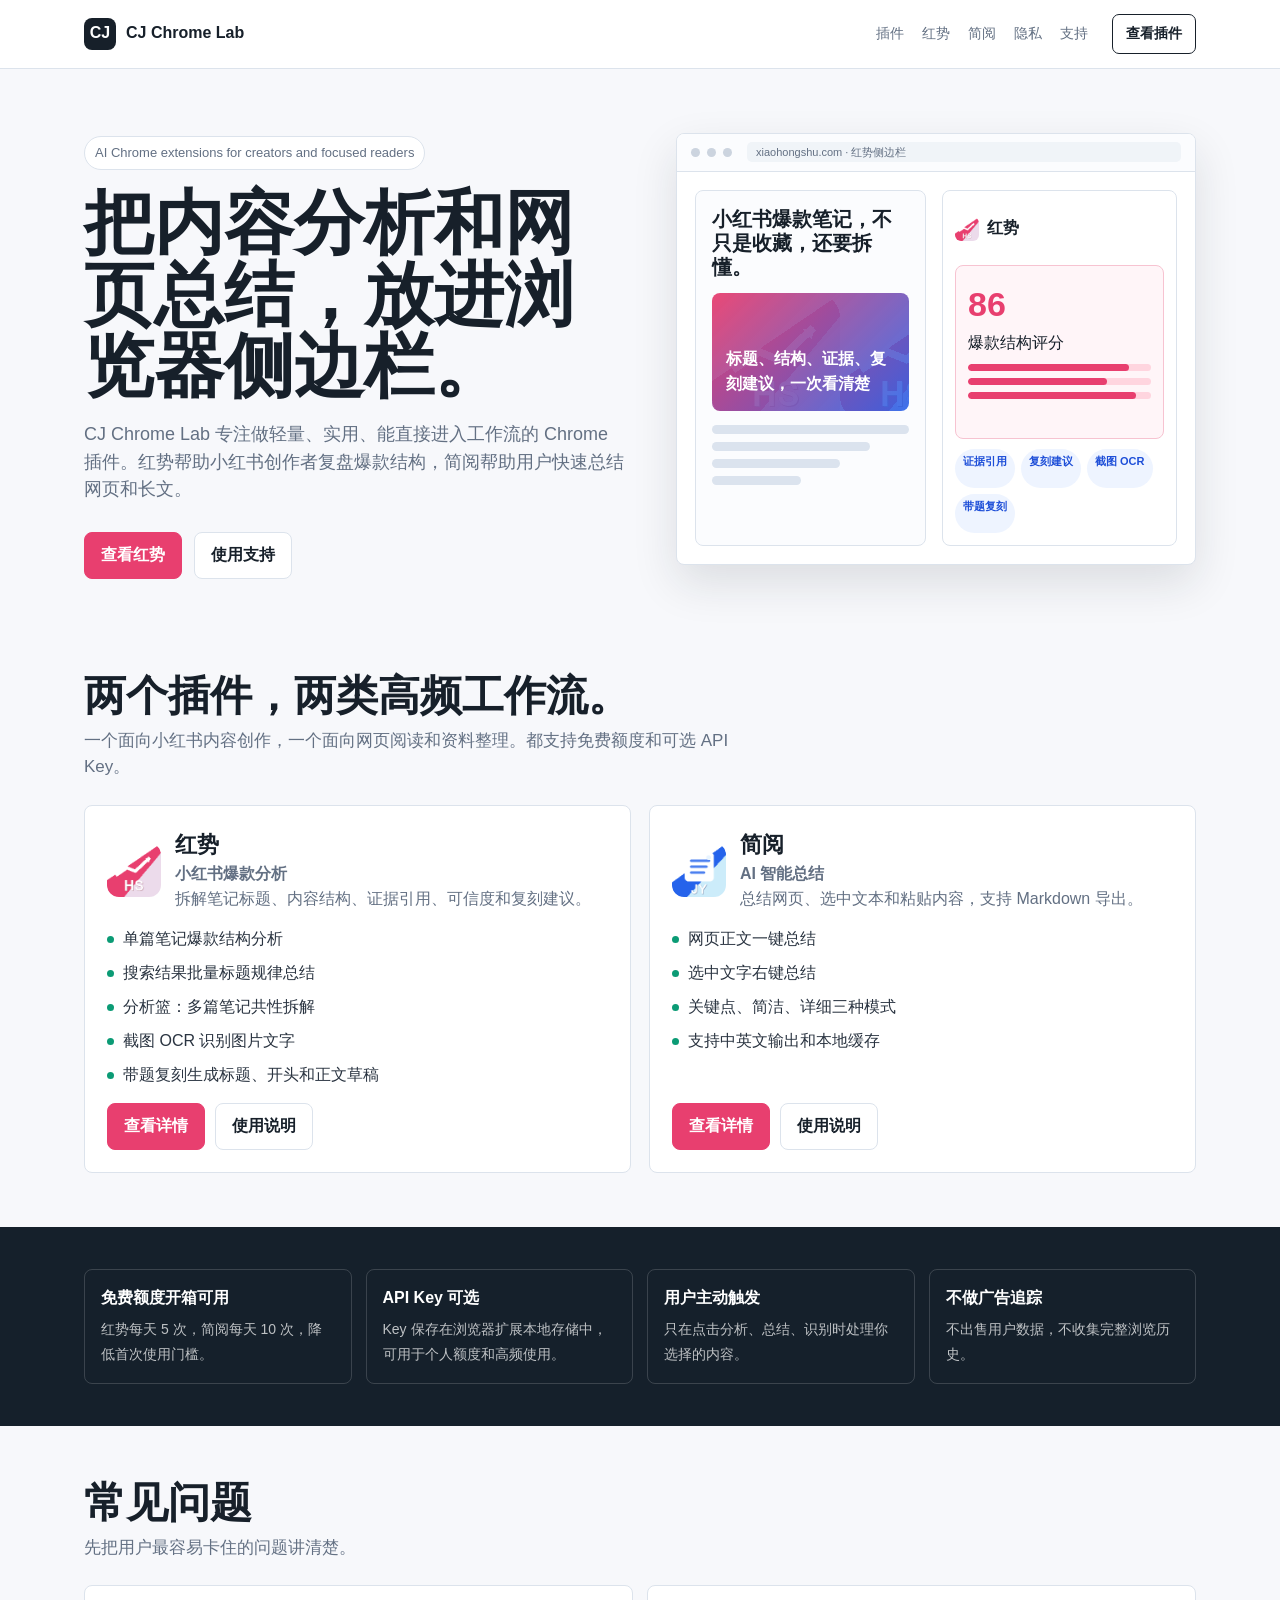
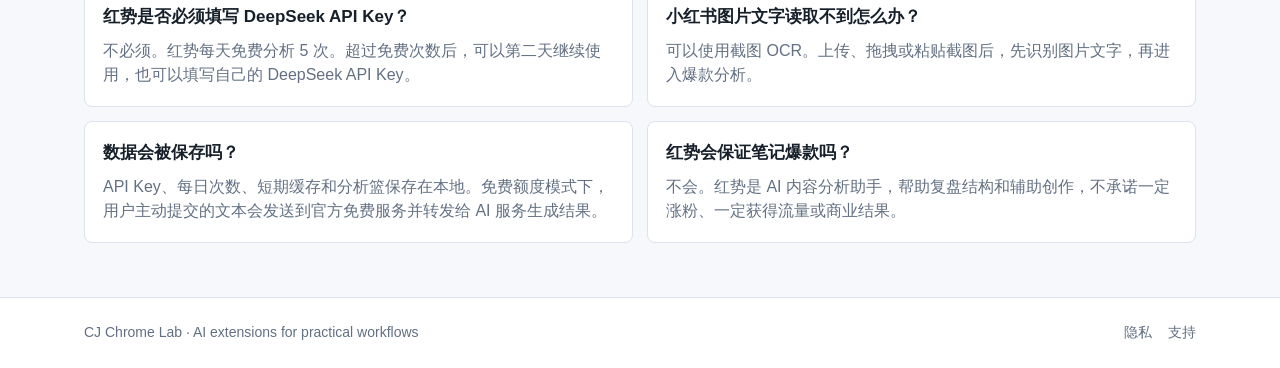
<file: index.html>
<!doctype html>
<html lang="zh-CN">
<head>
  <meta charset="utf-8">
  <meta name="viewport" content="width=device-width, initial-scale=1">
  <title>CJ Chrome Lab - AI Chrome 插件工具箱</title>
  <meta name="description" content="CJ Chrome Lab 提供实用 AI Chrome 插件：红势小红书爆款分析、简阅 AI 智能总结。">
  <link rel="stylesheet" href="styles.css">
</head>
<body>
  <header class="site-header">
    <nav class="nav">
      <a class="brand" href="index.html"><span class="brand-mark">CJ</span><span>CJ Chrome Lab</span></a>
      <div class="nav-links">
        <a href="#plugins">插件</a>
        <a href="xhs-viral.html">红势</a>
        <a href="ai-summarizer.html">简阅</a>
        <a href="privacy.html">隐私</a>
        <a href="support.html">支持</a>
      </div>
      <a class="nav-cta" href="#plugins">查看插件</a>
    </nav>
  </header>

  <main>
    <section class="hero">
      <div>
        <span class="eyebrow">AI Chrome extensions for creators and focused readers</span>
        <h1>把内容分析和网页总结，放进浏览器侧边栏。</h1>
        <p class="hero-copy">CJ Chrome Lab 专注做轻量、实用、能直接进入工作流的 Chrome 插件。红势帮助小红书创作者复盘爆款结构，简阅帮助用户快速总结网页和长文。</p>
        <div class="actions">
          <a class="button primary" href="xhs-viral.html">查看红势</a>
          <a class="button" href="support.html">使用支持</a>
        </div>
      </div>

      <div class="hero-visual" aria-label="红势插件界面示意">
        <div class="browser-frame">
          <div class="browser-top">
            <span class="dot"></span><span class="dot"></span><span class="dot"></span>
            <span class="address">xiaohongshu.com · 红势侧边栏</span>
          </div>
          <div class="mock-grid">
            <div class="mock-page">
              <div class="mock-title">小红书爆款笔记，不只是收藏，还要拆懂。</div>
              <div class="mock-image">标题、结构、证据、复刻建议，一次看清楚</div>
              <div class="mock-lines">
                <span class="line"></span>
                <span class="line w80"></span>
                <span class="line w65"></span>
                <span class="line w45"></span>
              </div>
            </div>
            <div class="side-panel">
              <div class="panel-head"><img src="assets/icons/xhs-viral.png" alt="红势图标">红势</div>
              <div class="score-box">
                <div class="score-num">86</div>
                <div>爆款结构评分</div>
                <div class="mini-bars">
                  <div class="mini-bar"><span style="width:88%"></span></div>
                  <div class="mini-bar"><span style="width:76%"></span></div>
                  <div class="mini-bar"><span style="width:92%"></span></div>
                </div>
              </div>
              <div class="tag-list">
                <span class="tag">证据引用</span>
                <span class="tag">复刻建议</span>
                <span class="tag">截图 OCR</span>
                <span class="tag">带题复刻</span>
              </div>
            </div>
          </div>
        </div>
      </div>
    </section>

    <section class="section" id="plugins">
      <div class="section-header">
        <h2>两个插件，两类高频工作流。</h2>
        <p class="section-lead">一个面向小红书内容创作，一个面向网页阅读和资料整理。都支持免费额度和可选 API Key。</p>
      </div>
      <div class="plugin-grid">
        <article class="plugin-card">
          <div class="plugin-card-top">
            <img src="assets/icons/xhs-viral.png" alt="红势图标">
            <div>
              <h3>红势</h3>
              <p class="plugin-subtitle">小红书爆款分析</p>
              <p>拆解笔记标题、内容结构、证据引用、可信度和复刻建议。</p>
            </div>
          </div>
          <ul class="feature-list">
            <li>单篇笔记爆款结构分析</li>
            <li>搜索结果批量标题规律总结</li>
            <li>分析篮：多篇笔记共性拆解</li>
            <li>截图 OCR 识别图片文字</li>
            <li>带题复刻生成标题、开头和正文草稿</li>
          </ul>
          <div class="card-actions">
            <a class="button primary" href="xhs-viral.html">查看详情</a>
            <a class="button" href="support.html">使用说明</a>
          </div>
        </article>

        <article class="plugin-card">
          <div class="plugin-card-top">
            <img src="assets/icons/ai-summarizer.png" alt="简阅图标">
            <div>
              <h3>简阅</h3>
              <p class="plugin-subtitle">AI 智能总结</p>
              <p>总结网页、选中文本和粘贴内容，支持 Markdown 导出。</p>
            </div>
          </div>
          <ul class="feature-list">
            <li>网页正文一键总结</li>
            <li>选中文字右键总结</li>
            <li>关键点、简洁、详细三种模式</li>
            <li>支持中英文输出和本地缓存</li>
          </ul>
          <div class="card-actions">
            <a class="button primary" href="ai-summarizer.html">查看详情</a>
            <a class="button" href="support.html">使用说明</a>
          </div>
        </article>
      </div>
    </section>

    <section class="trust-band">
      <div class="section">
        <div class="trust-grid">
          <div class="trust-item"><strong>免费额度开箱可用</strong><span>红势每天 5 次，简阅每天 10 次，降低首次使用门槛。</span></div>
          <div class="trust-item"><strong>API Key 可选</strong><span>Key 保存在浏览器扩展本地存储中，可用于个人额度和高频使用。</span></div>
          <div class="trust-item"><strong>用户主动触发</strong><span>只在点击分析、总结、识别时处理你选择的内容。</span></div>
          <div class="trust-item"><strong>不做广告追踪</strong><span>不出售用户数据，不收集完整浏览历史。</span></div>
        </div>
      </div>
    </section>

    <section class="section" id="faq">
      <div class="section-header">
        <h2>常见问题</h2>
        <p class="section-lead">先把用户最容易卡住的问题讲清楚。</p>
      </div>
      <div class="faq">
        <div class="faq-item"><h3>红势是否必须填写 DeepSeek API Key？</h3><p>不必须。红势每天免费分析 5 次。超过免费次数后，可以第二天继续使用，也可以填写自己的 DeepSeek API Key。</p></div>
        <div class="faq-item"><h3>小红书图片文字读取不到怎么办？</h3><p>可以使用截图 OCR。上传、拖拽或粘贴截图后，先识别图片文字，再进入爆款分析。</p></div>
        <div class="faq-item"><h3>数据会被保存吗？</h3><p>API Key、每日次数、短期缓存和分析篮保存在本地。免费额度模式下，用户主动提交的文本会发送到官方免费服务并转发给 AI 服务生成结果。</p></div>
        <div class="faq-item"><h3>红势会保证笔记爆款吗？</h3><p>不会。红势是 AI 内容分析助手，帮助复盘结构和辅助创作，不承诺一定涨粉、一定获得流量或商业结果。</p></div>
      </div>
    </section>
  </main>

  <footer class="site-footer">
    <div class="footer-inner">
      <span>CJ Chrome Lab · AI extensions for practical workflows</span>
      <div class="footer-links">
        <a href="privacy.html">隐私</a>
        <a href="support.html">支持</a>
      </div>
    </div>
  </footer>
</body>
</html>
</file>
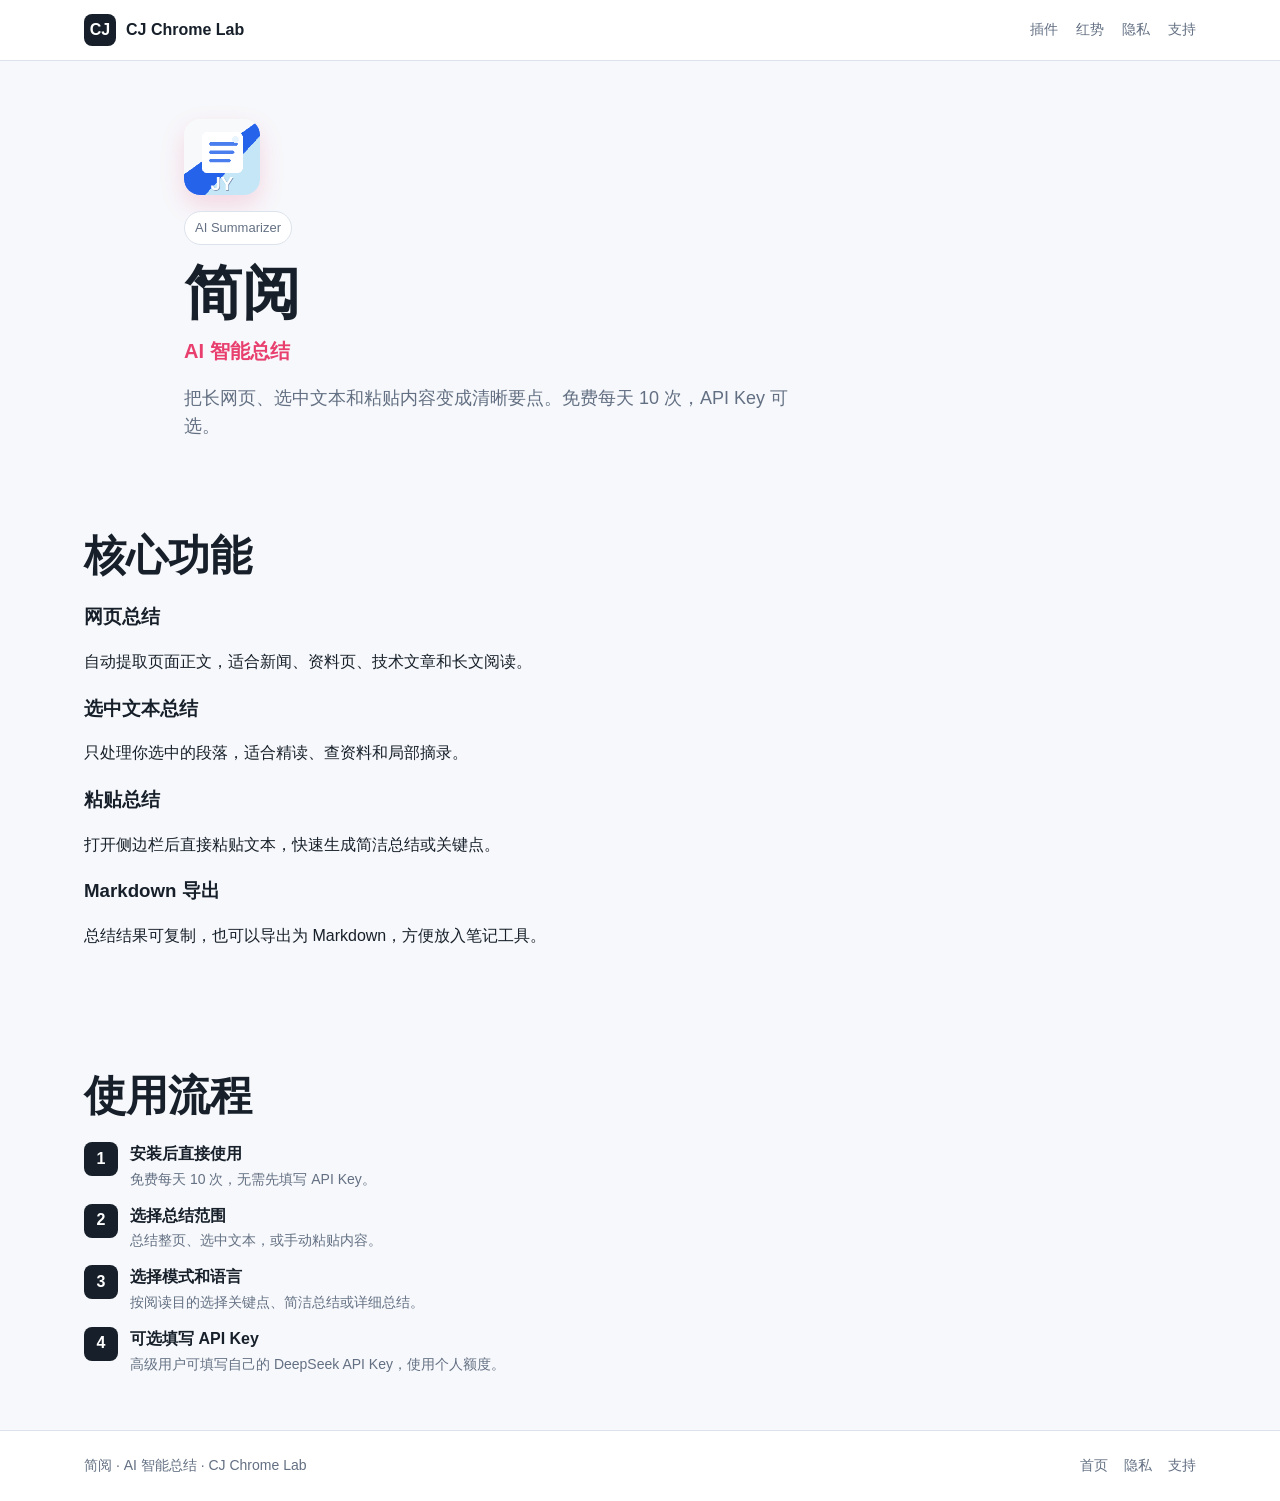
<file: ai-summarizer.html>
<!doctype html>
<html lang="zh-CN">
<head>
  <meta charset="utf-8">
  <meta name="viewport" content="width=device-width, initial-scale=1">
  <title>简阅 - AI 智能总结 - CJ Chrome Lab</title>
  <meta name="description" content="简阅 Chrome 插件：总结网页、选中文本和粘贴内容，免费每天 10 次，支持中英文输出和 Markdown 导出。">
  <link rel="stylesheet" href="styles.css">
</head>
<body>
  <header class="site-header">
    <nav class="nav">
      <a class="brand" href="index.html"><span class="brand-mark">CJ</span><span>CJ Chrome Lab</span></a>
      <div class="nav-links">
        <a href="index.html#plugins">插件</a>
        <a href="xhs-viral.html">红势</a>
        <a href="privacy.html">隐私</a>
        <a href="support.html">支持</a>
      </div>
    </nav>
  </header>

  <main>
    <section class="page-hero product-hero">
      <img class="product-icon-large" src="assets/icons/ai-summarizer.png" alt="简阅图标">
      <span class="eyebrow">AI Summarizer</span>
      <h1>简阅</h1>
      <p class="page-subtitle">AI 智能总结</p>
      <p class="hero-copy">把长网页、选中文本和粘贴内容变成清晰要点。免费每天 10 次，API Key 可选。</p>
    </section>

    <section class="section">
      <div class="section-header">
        <h2>核心功能</h2>
      </div>
      <div class="feature-grid">
        <div class="feature-card"><h3>网页总结</h3><p>自动提取页面正文，适合新闻、资料页、技术文章和长文阅读。</p></div>
        <div class="feature-card"><h3>选中文本总结</h3><p>只处理你选中的段落，适合精读、查资料和局部摘录。</p></div>
        <div class="feature-card"><h3>粘贴总结</h3><p>打开侧边栏后直接粘贴文本，快速生成简洁总结或关键点。</p></div>
        <div class="feature-card"><h3>Markdown 导出</h3><p>总结结果可复制，也可以导出为 Markdown，方便放入笔记工具。</p></div>
      </div>
    </section>

    <section class="section">
      <div class="section-header">
        <h2>使用流程</h2>
      </div>
      <div class="steps">
        <div class="step"><div><strong>安装后直接使用</strong><span>免费每天 10 次，无需先填写 API Key。</span></div></div>
        <div class="step"><div><strong>选择总结范围</strong><span>总结整页、选中文本，或手动粘贴内容。</span></div></div>
        <div class="step"><div><strong>选择模式和语言</strong><span>按阅读目的选择关键点、简洁总结或详细总结。</span></div></div>
        <div class="step"><div><strong>可选填写 API Key</strong><span>高级用户可填写自己的 DeepSeek API Key，使用个人额度。</span></div></div>
      </div>
    </section>
  </main>

  <footer class="site-footer">
    <div class="footer-inner">
      <span>简阅 · AI 智能总结 · CJ Chrome Lab</span>
      <div class="footer-links"><a href="index.html">首页</a><a href="privacy.html">隐私</a><a href="support.html">支持</a></div>
    </div>
  </footer>
</body>
</html>
</file>
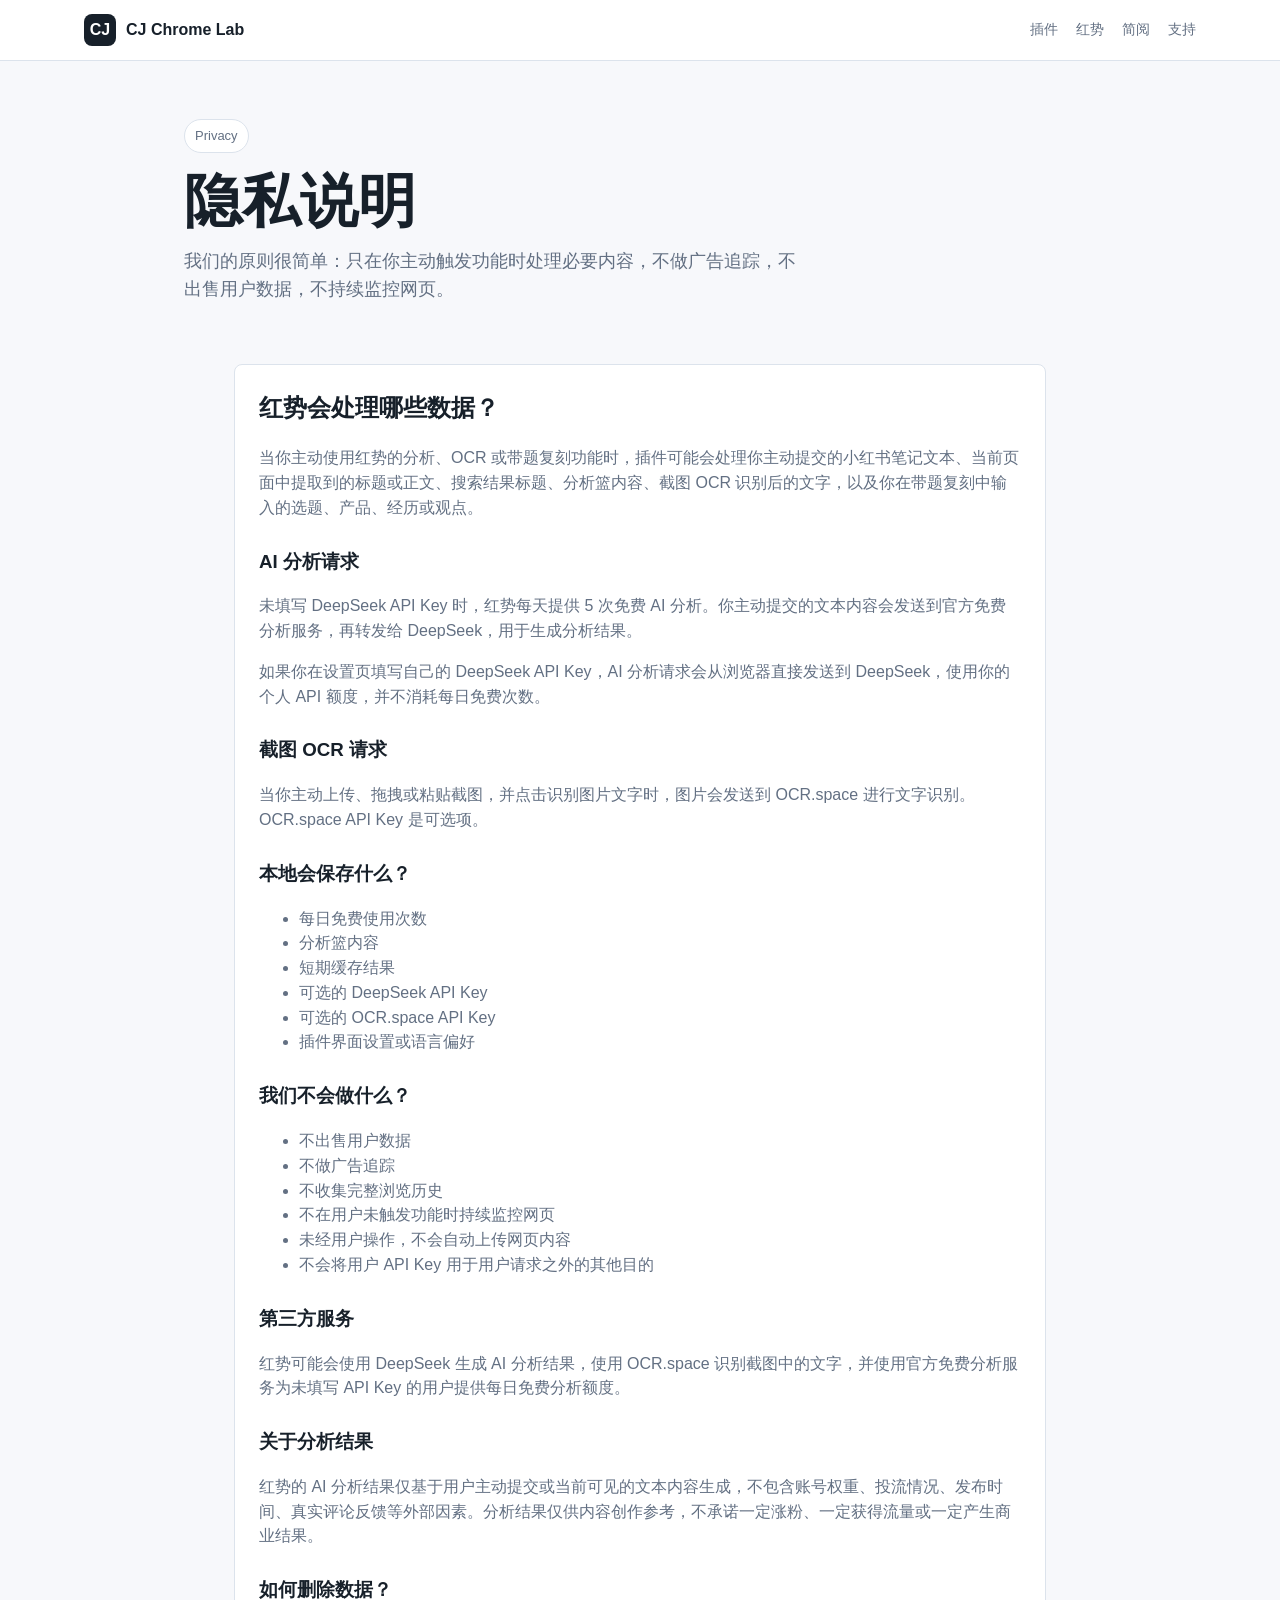
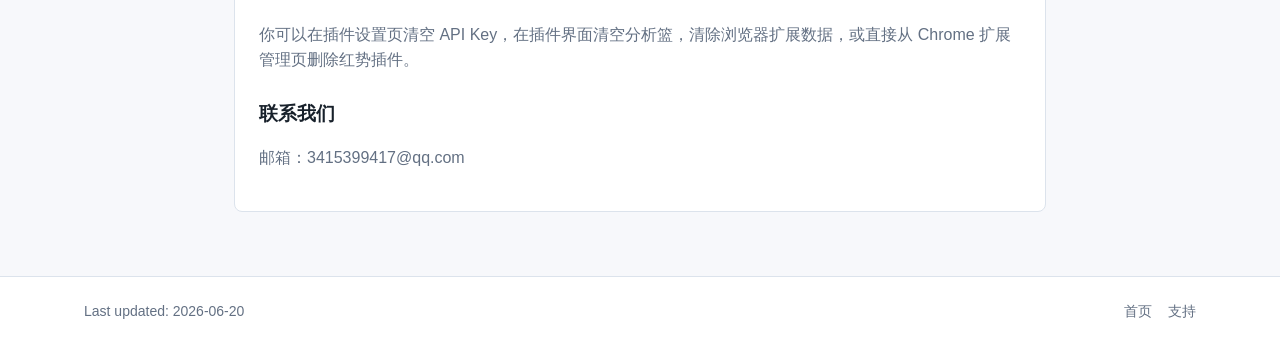
<file: privacy.html>
<!doctype html>
<html lang="zh-CN">
<head>
  <meta charset="utf-8">
  <meta name="viewport" content="width=device-width, initial-scale=1">
  <title>隐私说明 - CJ Chrome Lab</title>
  <meta name="description" content="CJ Chrome Lab Chrome 插件隐私说明。">
  <link rel="stylesheet" href="styles.css">
</head>
<body>
  <header class="site-header">
    <nav class="nav">
      <a class="brand" href="index.html"><span class="brand-mark">CJ</span><span>CJ Chrome Lab</span></a>
      <div class="nav-links">
        <a href="index.html#plugins">插件</a>
        <a href="xhs-viral.html">红势</a>
        <a href="ai-summarizer.html">简阅</a>
        <a href="support.html">支持</a>
      </div>
    </nav>
  </header>

  <main>
    <section class="page-hero">
      <span class="eyebrow">Privacy</span>
      <h1>隐私说明</h1>
      <p class="hero-copy">我们的原则很简单：只在你主动触发功能时处理必要内容，不做广告追踪，不出售用户数据，不持续监控网页。</p>
    </section>

    <section class="article">
      <div class="article-card">
        <h2>红势会处理哪些数据？</h2>
        <p>当你主动使用红势的分析、OCR 或带题复刻功能时，插件可能会处理你主动提交的小红书笔记文本、当前页面中提取到的标题或正文、搜索结果标题、分析篮内容、截图 OCR 识别后的文字，以及你在带题复刻中输入的选题、产品、经历或观点。</p>

        <h3>AI 分析请求</h3>
        <p>未填写 DeepSeek API Key 时，红势每天提供 5 次免费 AI 分析。你主动提交的文本内容会发送到官方免费分析服务，再转发给 DeepSeek，用于生成分析结果。</p>
        <p>如果你在设置页填写自己的 DeepSeek API Key，AI 分析请求会从浏览器直接发送到 DeepSeek，使用你的个人 API 额度，并不消耗每日免费次数。</p>

        <h3>截图 OCR 请求</h3>
        <p>当你主动上传、拖拽或粘贴截图，并点击识别图片文字时，图片会发送到 OCR.space 进行文字识别。OCR.space API Key 是可选项。</p>

        <h3>本地会保存什么？</h3>
        <ul>
          <li>每日免费使用次数</li>
          <li>分析篮内容</li>
          <li>短期缓存结果</li>
          <li>可选的 DeepSeek API Key</li>
          <li>可选的 OCR.space API Key</li>
          <li>插件界面设置或语言偏好</li>
        </ul>

        <h3>我们不会做什么？</h3>
        <ul>
          <li>不出售用户数据</li>
          <li>不做广告追踪</li>
          <li>不收集完整浏览历史</li>
          <li>不在用户未触发功能时持续监控网页</li>
          <li>未经用户操作，不会自动上传网页内容</li>
          <li>不会将用户 API Key 用于用户请求之外的其他目的</li>
        </ul>

        <h3>第三方服务</h3>
        <p>红势可能会使用 DeepSeek 生成 AI 分析结果，使用 OCR.space 识别截图中的文字，并使用官方免费分析服务为未填写 API Key 的用户提供每日免费分析额度。</p>

        <h3>关于分析结果</h3>
        <p>红势的 AI 分析结果仅基于用户主动提交或当前可见的文本内容生成，不包含账号权重、投流情况、发布时间、真实评论反馈等外部因素。分析结果仅供内容创作参考，不承诺一定涨粉、一定获得流量或一定产生商业结果。</p>

        <h3>如何删除数据？</h3>
        <p>你可以在插件设置页清空 API Key，在插件界面清空分析篮，清除浏览器扩展数据，或直接从 Chrome 扩展管理页删除红势插件。</p>

        <h3>联系我们</h3>
        <p>邮箱：3415399417@qq.com</p>
      </div>
    </section>
  </main>

  <footer class="site-footer">
    <div class="footer-inner">
      <span>Last updated: 2026-06-20</span>
      <div class="footer-links"><a href="index.html">首页</a><a href="support.html">支持</a></div>
    </div>
  </footer>
</body>
</html>
</file>
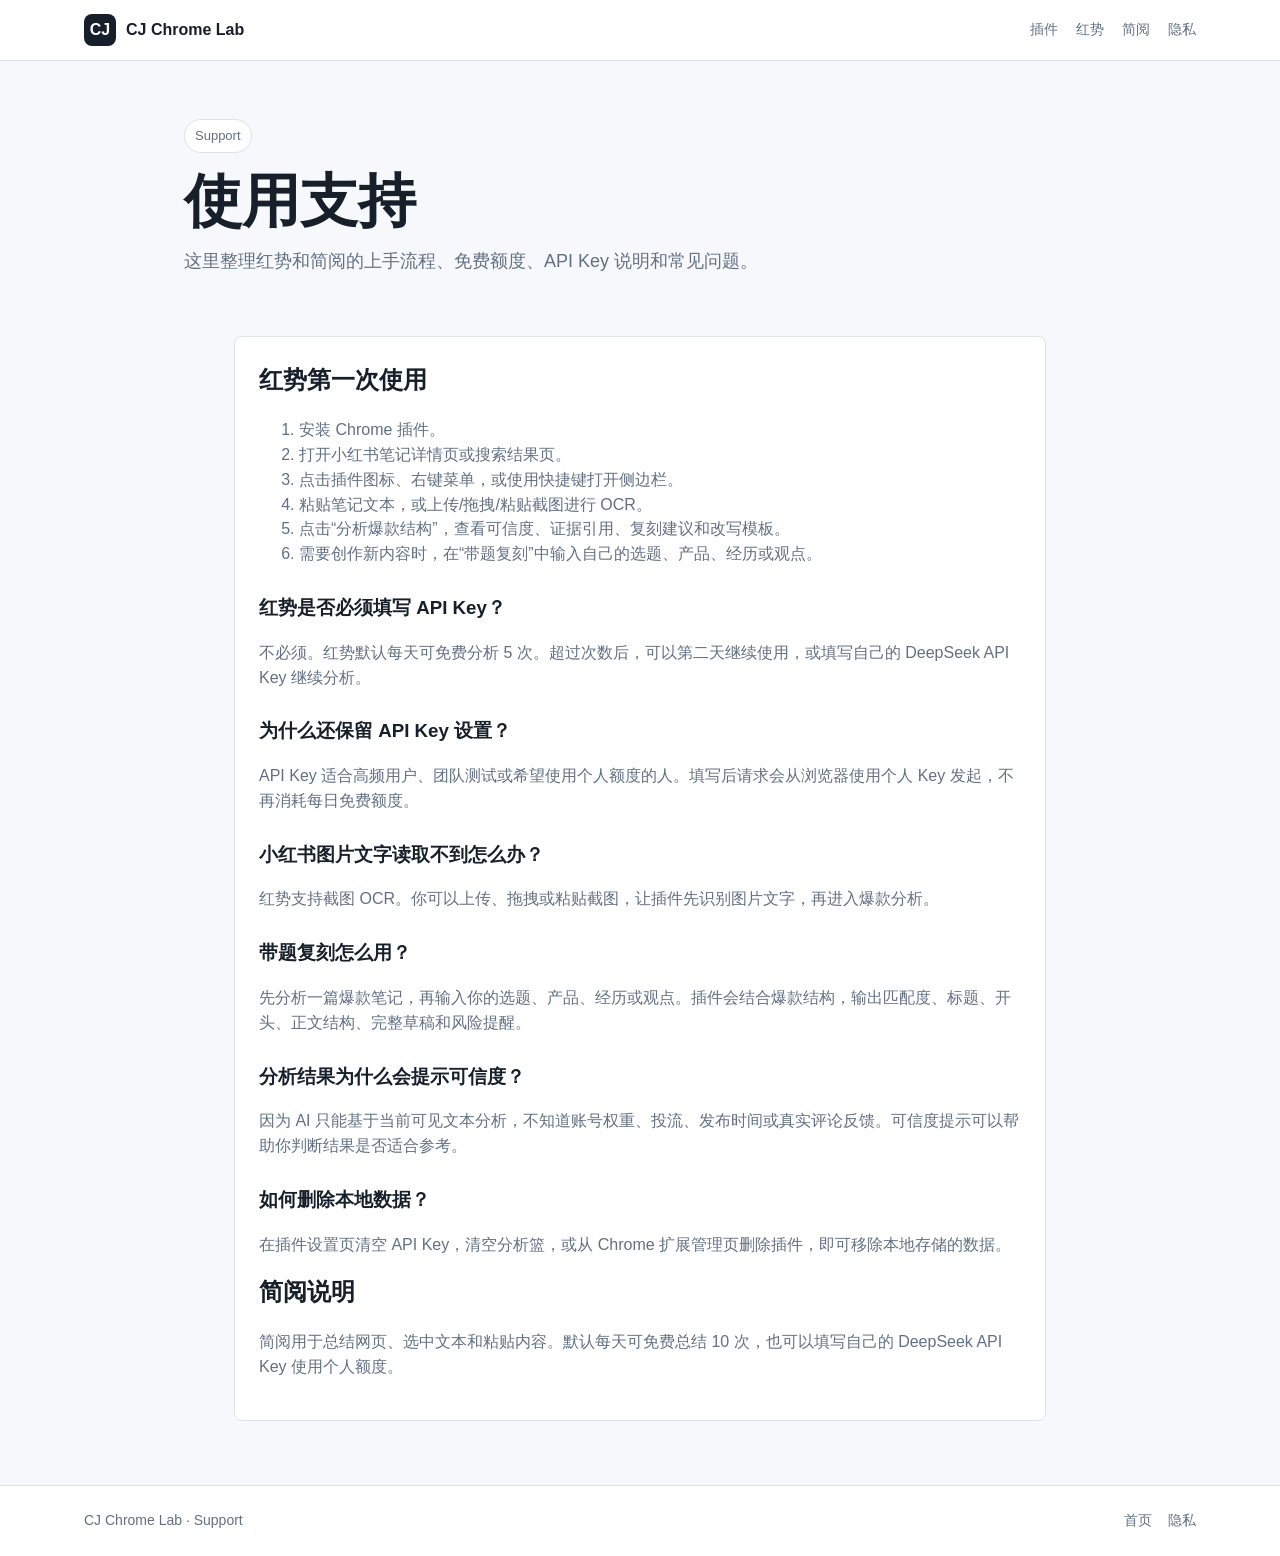
<file: support.html>
<!doctype html>
<html lang="zh-CN">
<head>
  <meta charset="utf-8">
  <meta name="viewport" content="width=device-width, initial-scale=1">
  <title>支持 - CJ Chrome Lab</title>
  <meta name="description" content="CJ Chrome Lab 插件使用帮助和常见问题。">
  <link rel="stylesheet" href="styles.css">
</head>
<body>
  <header class="site-header">
    <nav class="nav">
      <a class="brand" href="index.html"><span class="brand-mark">CJ</span><span>CJ Chrome Lab</span></a>
      <div class="nav-links">
        <a href="index.html#plugins">插件</a>
        <a href="xhs-viral.html">红势</a>
        <a href="ai-summarizer.html">简阅</a>
        <a href="privacy.html">隐私</a>
      </div>
    </nav>
  </header>

  <main>
    <section class="page-hero">
      <span class="eyebrow">Support</span>
      <h1>使用支持</h1>
      <p class="hero-copy">这里整理红势和简阅的上手流程、免费额度、API Key 说明和常见问题。</p>
    </section>

    <section class="article">
      <div class="article-card">
        <h2>红势第一次使用</h2>
        <ol>
          <li>安装 Chrome 插件。</li>
          <li>打开小红书笔记详情页或搜索结果页。</li>
          <li>点击插件图标、右键菜单，或使用快捷键打开侧边栏。</li>
          <li>粘贴笔记文本，或上传/拖拽/粘贴截图进行 OCR。</li>
          <li>点击“分析爆款结构”，查看可信度、证据引用、复刻建议和改写模板。</li>
          <li>需要创作新内容时，在“带题复刻”中输入自己的选题、产品、经历或观点。</li>
        </ol>

        <h3>红势是否必须填写 API Key？</h3>
        <p>不必须。红势默认每天可免费分析 5 次。超过次数后，可以第二天继续使用，或填写自己的 DeepSeek API Key 继续分析。</p>

        <h3>为什么还保留 API Key 设置？</h3>
        <p>API Key 适合高频用户、团队测试或希望使用个人额度的人。填写后请求会从浏览器使用个人 Key 发起，不再消耗每日免费额度。</p>

        <h3>小红书图片文字读取不到怎么办？</h3>
        <p>红势支持截图 OCR。你可以上传、拖拽或粘贴截图，让插件先识别图片文字，再进入爆款分析。</p>

        <h3>带题复刻怎么用？</h3>
        <p>先分析一篇爆款笔记，再输入你的选题、产品、经历或观点。插件会结合爆款结构，输出匹配度、标题、开头、正文结构、完整草稿和风险提醒。</p>

        <h3>分析结果为什么会提示可信度？</h3>
        <p>因为 AI 只能基于当前可见文本分析，不知道账号权重、投流、发布时间或真实评论反馈。可信度提示可以帮助你判断结果是否适合参考。</p>

        <h3>如何删除本地数据？</h3>
        <p>在插件设置页清空 API Key，清空分析篮，或从 Chrome 扩展管理页删除插件，即可移除本地存储的数据。</p>

        <h2>简阅说明</h2>
        <p>简阅用于总结网页、选中文本和粘贴内容。默认每天可免费总结 10 次，也可以填写自己的 DeepSeek API Key 使用个人额度。</p>
      </div>
    </section>
  </main>

  <footer class="site-footer">
    <div class="footer-inner">
      <span>CJ Chrome Lab · Support</span>
      <div class="footer-links"><a href="index.html">首页</a><a href="privacy.html">隐私</a></div>
    </div>
  </footer>
</body>
</html>
</file>
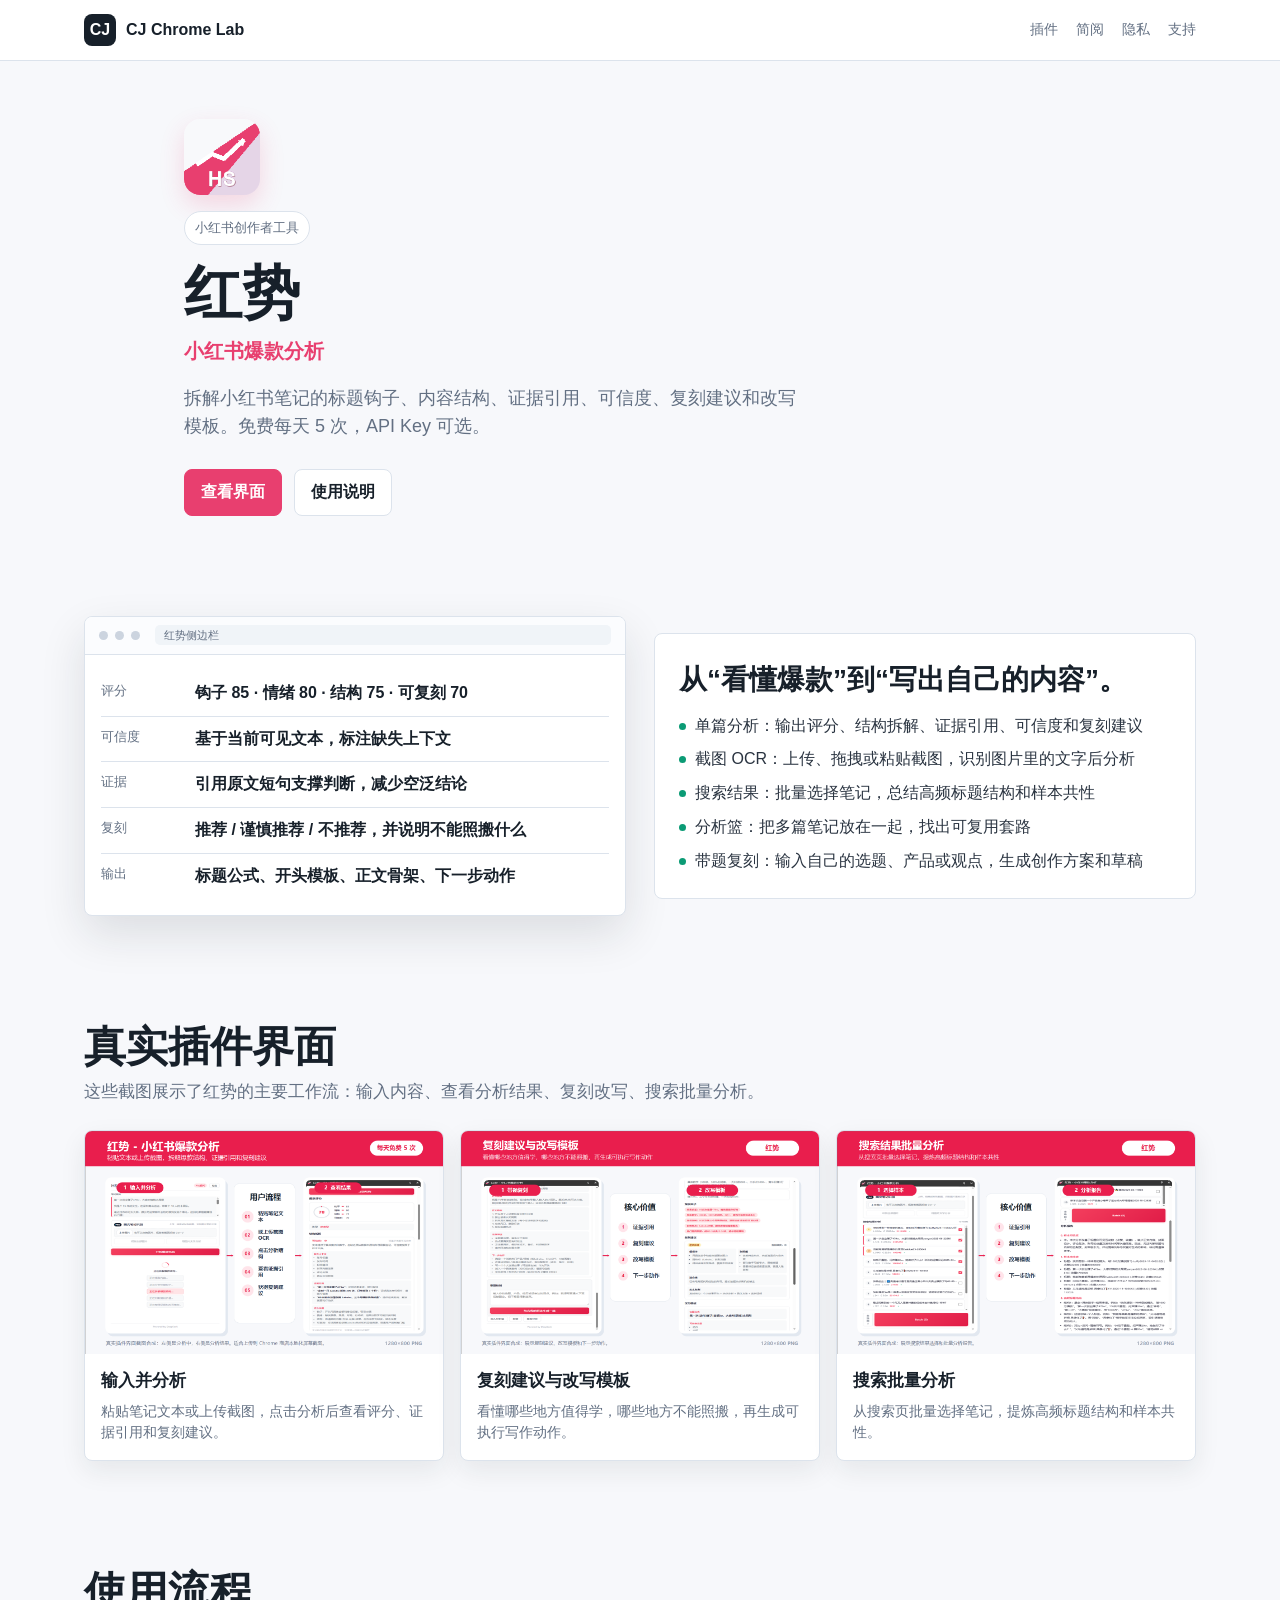
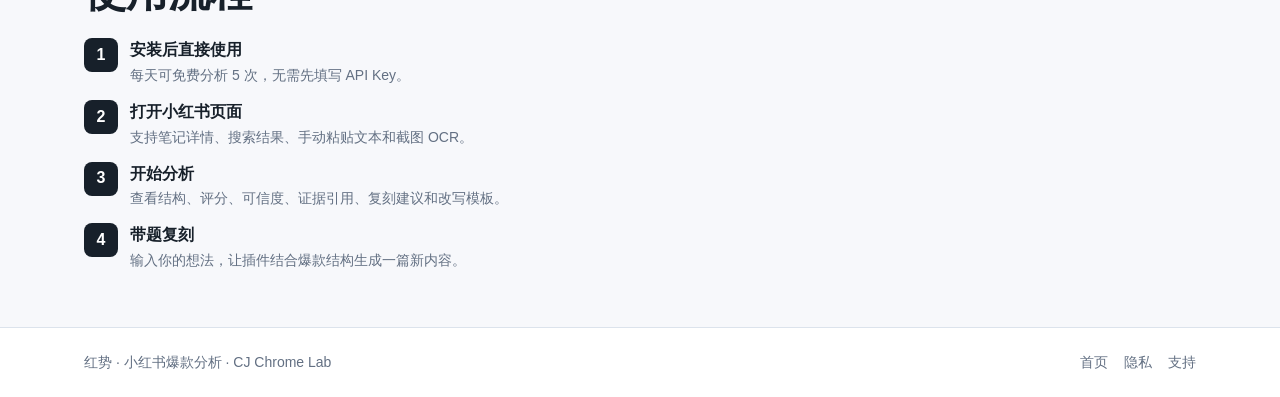
<file: xhs-viral.html>
<!doctype html>
<html lang="zh-CN">
<head>
  <meta charset="utf-8">
  <meta name="viewport" content="width=device-width, initial-scale=1">
  <title>红势 - 小红书爆款分析 - CJ Chrome Lab</title>
  <meta name="description" content="红势 Chrome 插件：拆解小红书笔记标题、结构、证据引用、复刻建议、截图 OCR、分析篮和带题复刻。">
  <link rel="stylesheet" href="styles.css">
</head>
<body>
  <header class="site-header">
    <nav class="nav">
      <a class="brand" href="index.html"><span class="brand-mark">CJ</span><span>CJ Chrome Lab</span></a>
      <div class="nav-links">
        <a href="index.html#plugins">插件</a>
        <a href="ai-summarizer.html">简阅</a>
        <a href="privacy.html">隐私</a>
        <a href="support.html">支持</a>
      </div>
    </nav>
  </header>

  <main>
    <section class="page-hero product-hero">
      <img class="product-icon-large" src="assets/icons/xhs-viral.png" alt="红势图标">
      <span class="eyebrow">小红书创作者工具</span>
      <h1>红势</h1>
      <p class="page-subtitle">小红书爆款分析</p>
      <p class="hero-copy">拆解小红书笔记的标题钩子、内容结构、证据引用、可信度、复刻建议和改写模板。免费每天 5 次，API Key 可选。</p>
      <div class="actions">
        <a class="button primary" href="#screenshots">查看界面</a>
        <a class="button" href="support.html">使用说明</a>
      </div>
    </section>

    <section class="section">
      <div class="detail">
        <div class="screen">
          <div class="browser-top"><span class="dot"></span><span class="dot"></span><span class="dot"></span><span class="address">红势侧边栏</span></div>
          <div class="screen-body">
            <div class="screen-row"><div class="screen-label">评分</div><div class="screen-value">钩子 85 · 情绪 80 · 结构 75 · 可复刻 70</div></div>
            <div class="screen-row"><div class="screen-label">可信度</div><div class="screen-value">基于当前可见文本，标注缺失上下文</div></div>
            <div class="screen-row"><div class="screen-label">证据</div><div class="screen-value">引用原文短句支撑判断，减少空泛结论</div></div>
            <div class="screen-row"><div class="screen-label">复刻</div><div class="screen-value">推荐 / 谨慎推荐 / 不推荐，并说明不能照搬什么</div></div>
            <div class="screen-row"><div class="screen-label">输出</div><div class="screen-value">标题公式、开头模板、正文骨架、下一步动作</div></div>
          </div>
        </div>
        <div class="detail-panel">
          <h3>从“看懂爆款”到“写出自己的内容”。</h3>
          <ul class="feature-list">
            <li>单篇分析：输出评分、结构拆解、证据引用、可信度和复刻建议</li>
            <li>截图 OCR：上传、拖拽或粘贴截图，识别图片里的文字后分析</li>
            <li>搜索结果：批量选择笔记，总结高频标题结构和样本共性</li>
            <li>分析篮：把多篇笔记放在一起，找出可复用套路</li>
            <li>带题复刻：输入自己的选题、产品或观点，生成创作方案和草稿</li>
          </ul>
        </div>
      </div>
    </section>

    <section class="section" id="screenshots">
      <div class="section-header">
        <h2>真实插件界面</h2>
        <p class="section-lead">这些截图展示了红势的主要工作流：输入内容、查看分析结果、复刻改写、搜索批量分析。</p>
      </div>
      <div class="screenshot-grid">
        <article class="screenshot-card">
          <img src="assets/screenshots/hongshi-workflow.png" alt="红势输入分析和结果界面">
          <div>
            <h3>输入并分析</h3>
            <p>粘贴笔记文本或上传截图，点击分析后查看评分、证据引用和复刻建议。</p>
          </div>
        </article>
        <article class="screenshot-card">
          <img src="assets/screenshots/hongshi-rewrite.png" alt="红势复刻建议与改写模板">
          <div>
            <h3>复刻建议与改写模板</h3>
            <p>看懂哪些地方值得学，哪些地方不能照搬，再生成可执行写作动作。</p>
          </div>
        </article>
        <article class="screenshot-card">
          <img src="assets/screenshots/hongshi-batch.png" alt="红势搜索结果批量分析">
          <div>
            <h3>搜索批量分析</h3>
            <p>从搜索页批量选择笔记，提炼高频标题结构和样本共性。</p>
          </div>
        </article>
      </div>
    </section>

    <section class="section">
      <div class="section-header">
        <h2>使用流程</h2>
      </div>
      <div class="steps">
        <div class="step"><div><strong>安装后直接使用</strong><span>每天可免费分析 5 次，无需先填写 API Key。</span></div></div>
        <div class="step"><div><strong>打开小红书页面</strong><span>支持笔记详情、搜索结果、手动粘贴文本和截图 OCR。</span></div></div>
        <div class="step"><div><strong>开始分析</strong><span>查看结构、评分、可信度、证据引用、复刻建议和改写模板。</span></div></div>
        <div class="step"><div><strong>带题复刻</strong><span>输入你的想法，让插件结合爆款结构生成一篇新内容。</span></div></div>
      </div>
    </section>
  </main>

  <footer class="site-footer">
    <div class="footer-inner">
      <span>红势 · 小红书爆款分析 · CJ Chrome Lab</span>
      <div class="footer-links"><a href="index.html">首页</a><a href="privacy.html">隐私</a><a href="support.html">支持</a></div>
    </div>
  </footer>
</body>
</html>
</file>
<file: styles.css>
:root {
  --bg: #f7f8fb;
  --surface: #ffffff;
  --surface-soft: #f0f4f8;
  --text: #17202a;
  --muted: #637083;
  --line: #dce3ec;
  --brand: #e83f6f;
  --brand-dark: #c92f5a;
  --green: #0b9b75;
  --blue: #2563eb;
  --amber: #b7791f;
  --shadow: 0 18px 45px rgba(23, 32, 42, .12);
  --radius: 8px;
}

* { box-sizing: border-box; }
html { scroll-behavior: smooth; }
body {
  margin: 0;
  background: var(--bg);
  color: var(--text);
  font-family: -apple-system, BlinkMacSystemFont, "Segoe UI", "PingFang SC", "Microsoft YaHei", Arial, sans-serif;
  line-height: 1.55;
}
a { color: inherit; text-decoration: none; }
img { max-width: 100%; display: block; }

.site-header {
  position: sticky;
  top: 0;
  z-index: 10;
  background: rgba(255,255,255,.92);
  backdrop-filter: blur(14px);
  border-bottom: 1px solid var(--line);
}
.nav {
  max-width: 1160px;
  margin: 0 auto;
  padding: 14px 24px;
  display: flex;
  align-items: center;
  gap: 24px;
}
.brand {
  display: inline-flex;
  align-items: center;
  gap: 10px;
  font-weight: 800;
}
.brand-mark {
  width: 32px;
  height: 32px;
  border-radius: 8px;
  display: grid;
  place-items: center;
  background: var(--text);
  color: #fff;
  font-size: 16px;
}
.nav-links {
  display: flex;
  gap: 18px;
  margin-left: auto;
  color: var(--muted);
  font-size: 14px;
}
.nav-links a:hover { color: var(--text); }
.nav-cta {
  padding: 8px 13px;
  border: 1px solid var(--text);
  border-radius: 7px;
  font-size: 14px;
  font-weight: 700;
}

.hero {
  max-width: 1160px;
  margin: 0 auto;
  padding: 64px 24px 36px;
  display: grid;
  grid-template-columns: minmax(0, 1fr) minmax(360px, 520px);
  gap: 48px;
  align-items: center;
}
.eyebrow {
  display: inline-flex;
  align-items: center;
  gap: 8px;
  padding: 6px 10px;
  border: 1px solid var(--line);
  border-radius: 999px;
  background: var(--surface);
  color: var(--muted);
  font-size: 13px;
}
h1 {
  margin: 18px 0 14px;
  font-size: clamp(38px, 6vw, 70px);
  line-height: 1.02;
  letter-spacing: 0;
}
.hero-copy {
  font-size: 18px;
  color: var(--muted);
  max-width: 620px;
}
.actions {
  display: flex;
  flex-wrap: wrap;
  gap: 12px;
  margin-top: 28px;
}
.button {
  display: inline-flex;
  align-items: center;
  justify-content: center;
  min-height: 42px;
  padding: 10px 16px;
  border-radius: 8px;
  font-weight: 800;
  border: 1px solid var(--line);
  background: var(--surface);
}
.button.primary {
  background: var(--brand);
  color: #fff;
  border-color: var(--brand);
}
.button.primary:hover { background: var(--brand-dark); }
.button:hover { border-color: var(--text); }

.hero-visual {
  min-height: 450px;
  position: relative;
}
.browser-frame {
  border: 1px solid var(--line);
  background: var(--surface);
  border-radius: var(--radius);
  box-shadow: var(--shadow);
  overflow: hidden;
}
.browser-top {
  height: 38px;
  display: flex;
  align-items: center;
  gap: 7px;
  padding: 0 14px;
  border-bottom: 1px solid var(--line);
  background: #fbfcfe;
}
.dot { width: 9px; height: 9px; border-radius: 50%; background: #ccd4df; }
.address {
  height: 20px;
  flex: 1;
  margin-left: 8px;
  border-radius: 5px;
  background: var(--surface-soft);
  color: var(--muted);
  font-size: 11px;
  display: flex;
  align-items: center;
  padding: 0 9px;
}
.mock-grid {
  padding: 18px;
  display: grid;
  grid-template-columns: 1fr 235px;
  gap: 16px;
  min-height: 392px;
}
.mock-page {
  border: 1px solid var(--line);
  border-radius: 8px;
  padding: 16px;
  background: #fbfcfe;
}
.mock-title {
  font-size: 20px;
  line-height: 1.2;
  font-weight: 850;
  margin-bottom: 14px;
}
.mock-image {
  height: 118px;
  border-radius: 8px;
  background:
    linear-gradient(135deg, rgba(232,63,111,.95), rgba(37,99,235,.88)),
    url("assets/icons/xhs-viral.png");
  display: flex;
  align-items: end;
  padding: 14px;
  color: #fff;
  font-weight: 800;
}
.mock-lines { margin-top: 14px; display: grid; gap: 8px; }
.line { height: 9px; border-radius: 999px; background: #dbe3ee; }
.line.w80 { width: 80%; }
.line.w65 { width: 65%; }
.line.w45 { width: 45%; }
.side-panel {
  border: 1px solid var(--line);
  border-radius: 8px;
  background: var(--surface);
  padding: 12px;
  display: grid;
  gap: 10px;
}
.panel-head {
  display: flex;
  align-items: center;
  gap: 8px;
  font-weight: 850;
}
.panel-head img { width: 24px; height: 24px; border-radius: 6px; }
.score-box {
  border: 1px solid #f7c3d1;
  background: #fff5f8;
  border-radius: 8px;
  padding: 12px;
}
.score-num { font-size: 34px; font-weight: 900; color: var(--brand); }
.mini-bars { display: grid; gap: 7px; margin-top: 8px; }
.mini-bar { height: 7px; border-radius: 999px; background: #ffd5df; overflow: hidden; }
.mini-bar span { display: block; height: 100%; background: var(--brand); border-radius: inherit; }
.tag-list { display: flex; flex-wrap: wrap; gap: 6px; }
.tag {
  padding: 4px 8px;
  border-radius: 999px;
  font-size: 11px;
  background: #eef4ff;
  color: #1d4ed8;
  font-weight: 700;
}

.section {
  max-width: 1160px;
  margin: 0 auto;
  padding: 54px 24px;
}
.section-header {
  max-width: 680px;
  margin-bottom: 24px;
}
.section h2 {
  margin: 0 0 10px;
  font-size: clamp(28px, 4vw, 42px);
  line-height: 1.08;
}
.section-lead { color: var(--muted); font-size: 17px; margin: 0; }

.plugin-grid {
  display: grid;
  grid-template-columns: repeat(2, minmax(0, 1fr));
  gap: 18px;
}
.plugin-card {
  background: var(--surface);
  border: 1px solid var(--line);
  border-radius: var(--radius);
  padding: 22px;
  display: flex;
  flex-direction: column;
  gap: 16px;
}
.plugin-card-top { display: flex; gap: 14px; align-items: center; }
.plugin-card img { width: 54px; height: 54px; border-radius: 12px; }
.plugin-card h3 { margin: 0; font-size: 22px; }
.plugin-subtitle, .page-subtitle { margin: 4px 0 0; color: var(--brand); font-weight: 800; }
.page-subtitle { font-size: 20px; }
.plugin-card p { color: var(--muted); margin: 0; }
.feature-list {
  margin: 0;
  padding: 0;
  list-style: none;
  display: grid;
  gap: 9px;
}
.feature-list li {
  display: flex;
  gap: 9px;
  color: #2a3441;
}
.feature-list li::before {
  content: "";
  width: 7px;
  height: 7px;
  margin-top: 9px;
  border-radius: 50%;
  background: var(--green);
  flex-shrink: 0;
}
.card-actions { margin-top: auto; display: flex; gap: 10px; flex-wrap: wrap; }

.detail {
  display: grid;
  grid-template-columns: 1fr 1fr;
  gap: 28px;
  align-items: center;
  padding-top: 26px;
}
.detail-panel {
  background: var(--surface);
  border: 1px solid var(--line);
  border-radius: var(--radius);
  padding: 24px;
}
.detail-panel h3 { font-size: 28px; margin: 0 0 12px; }
.steps {
  counter-reset: step;
  display: grid;
  gap: 12px;
  margin-top: 18px;
}
.step {
  display: grid;
  grid-template-columns: 34px 1fr;
  gap: 12px;
  align-items: start;
}
.step::before {
  counter-increment: step;
  content: counter(step);
  width: 34px;
  height: 34px;
  border-radius: 8px;
  display: grid;
  place-items: center;
  background: var(--text);
  color: #fff;
  font-weight: 900;
}
.step strong { display: block; }
.step span { color: var(--muted); font-size: 14px; }

.screen {
  background: var(--surface);
  border: 1px solid var(--line);
  border-radius: var(--radius);
  box-shadow: var(--shadow);
  overflow: hidden;
}
.screen-body { padding: 16px; }
.screen-row {
  display: grid;
  grid-template-columns: 82px 1fr;
  gap: 12px;
  padding: 10px 0;
  border-bottom: 1px solid var(--line);
}
.screen-row:last-child { border-bottom: 0; }
.screen-label { color: var(--muted); font-size: 13px; }
.screen-value { font-weight: 750; }
.summary-output {
  display: grid;
  gap: 11px;
}
.summary-output p {
  margin: 0;
  padding: 12px;
  background: #f8fafc;
  border-radius: 8px;
  color: #243142;
}

.product-icon-large {
  width: 76px;
  height: 76px;
  border-radius: 16px;
  margin-bottom: 16px;
  box-shadow: 0 10px 24px rgba(232, 63, 111, .18);
}

.screenshot-grid {
  display: grid;
  grid-template-columns: repeat(3, minmax(0, 1fr));
  gap: 16px;
}

.screenshot-card {
  background: var(--surface);
  border: 1px solid var(--line);
  border-radius: 8px;
  overflow: hidden;
  box-shadow: 0 10px 26px rgba(23, 32, 42, .08);
}

.screenshot-card img {
  width: 100%;
  aspect-ratio: 16 / 10;
  object-fit: cover;
  background: #eef2f7;
}

.screenshot-card div {
  padding: 14px 16px 16px;
}

.screenshot-card h3 {
  margin: 0 0 6px;
  font-size: 17px;
}

.screenshot-card p {
  margin: 0;
  color: var(--muted);
  font-size: 14px;
}

.trust-band {
  background: #15202b;
  color: #fff;
}
.trust-band .section { padding-top: 42px; padding-bottom: 42px; }
.trust-grid {
  display: grid;
  grid-template-columns: repeat(4, minmax(0, 1fr));
  gap: 14px;
}
.trust-item {
  border: 1px solid rgba(255,255,255,.16);
  border-radius: 8px;
  padding: 16px;
}
.trust-item strong { display: block; margin-bottom: 6px; }
.trust-item span { color: rgba(255,255,255,.72); font-size: 14px; }

.faq {
  display: grid;
  grid-template-columns: repeat(2, minmax(0, 1fr));
  gap: 14px;
}
.faq-item {
  border: 1px solid var(--line);
  border-radius: 8px;
  background: var(--surface);
  padding: 18px;
}
.faq-item h3 { margin: 0 0 8px; font-size: 17px; }
.faq-item p { margin: 0; color: var(--muted); }

.site-footer {
  border-top: 1px solid var(--line);
  background: var(--surface);
}
.footer-inner {
  max-width: 1160px;
  margin: 0 auto;
  padding: 24px;
  display: flex;
  align-items: center;
  justify-content: space-between;
  gap: 18px;
  color: var(--muted);
  font-size: 14px;
}
.footer-links { display: flex; gap: 16px; }

.page-hero {
  max-width: 960px;
  margin: 0 auto;
  padding: 58px 24px 20px;
}
.page-hero h1 { font-size: clamp(36px, 5vw, 58px); }
.article {
  max-width: 860px;
  margin: 0 auto;
  padding: 22px 24px 64px;
}
.article-card {
  background: var(--surface);
  border: 1px solid var(--line);
  border-radius: 8px;
  padding: 24px;
}
.article-card h2 { margin-top: 0; }
.article-card h3 { margin-top: 26px; }
.article-card p, .article-card li { color: var(--muted); }

@media (max-width: 900px) {
  .nav { flex-wrap: wrap; }
  .nav-links { order: 3; width: 100%; overflow-x: auto; padding-bottom: 2px; }
  .hero, .detail { grid-template-columns: 1fr; }
  .hero { padding-top: 38px; }
  .hero-visual { min-height: auto; }
  .mock-grid { grid-template-columns: 1fr; }
  .plugin-grid, .faq, .screenshot-grid { grid-template-columns: 1fr; }
  .trust-grid { grid-template-columns: repeat(2, minmax(0, 1fr)); }
}

@media (max-width: 560px) {
  .nav { padding: 12px 16px; }
  .hero, .section, .page-hero, .article { padding-left: 16px; padding-right: 16px; }
  .actions, .card-actions { flex-direction: column; }
  .button { width: 100%; }
  .trust-grid { grid-template-columns: 1fr; }
  .footer-inner { flex-direction: column; align-items: flex-start; }
}
</file>
